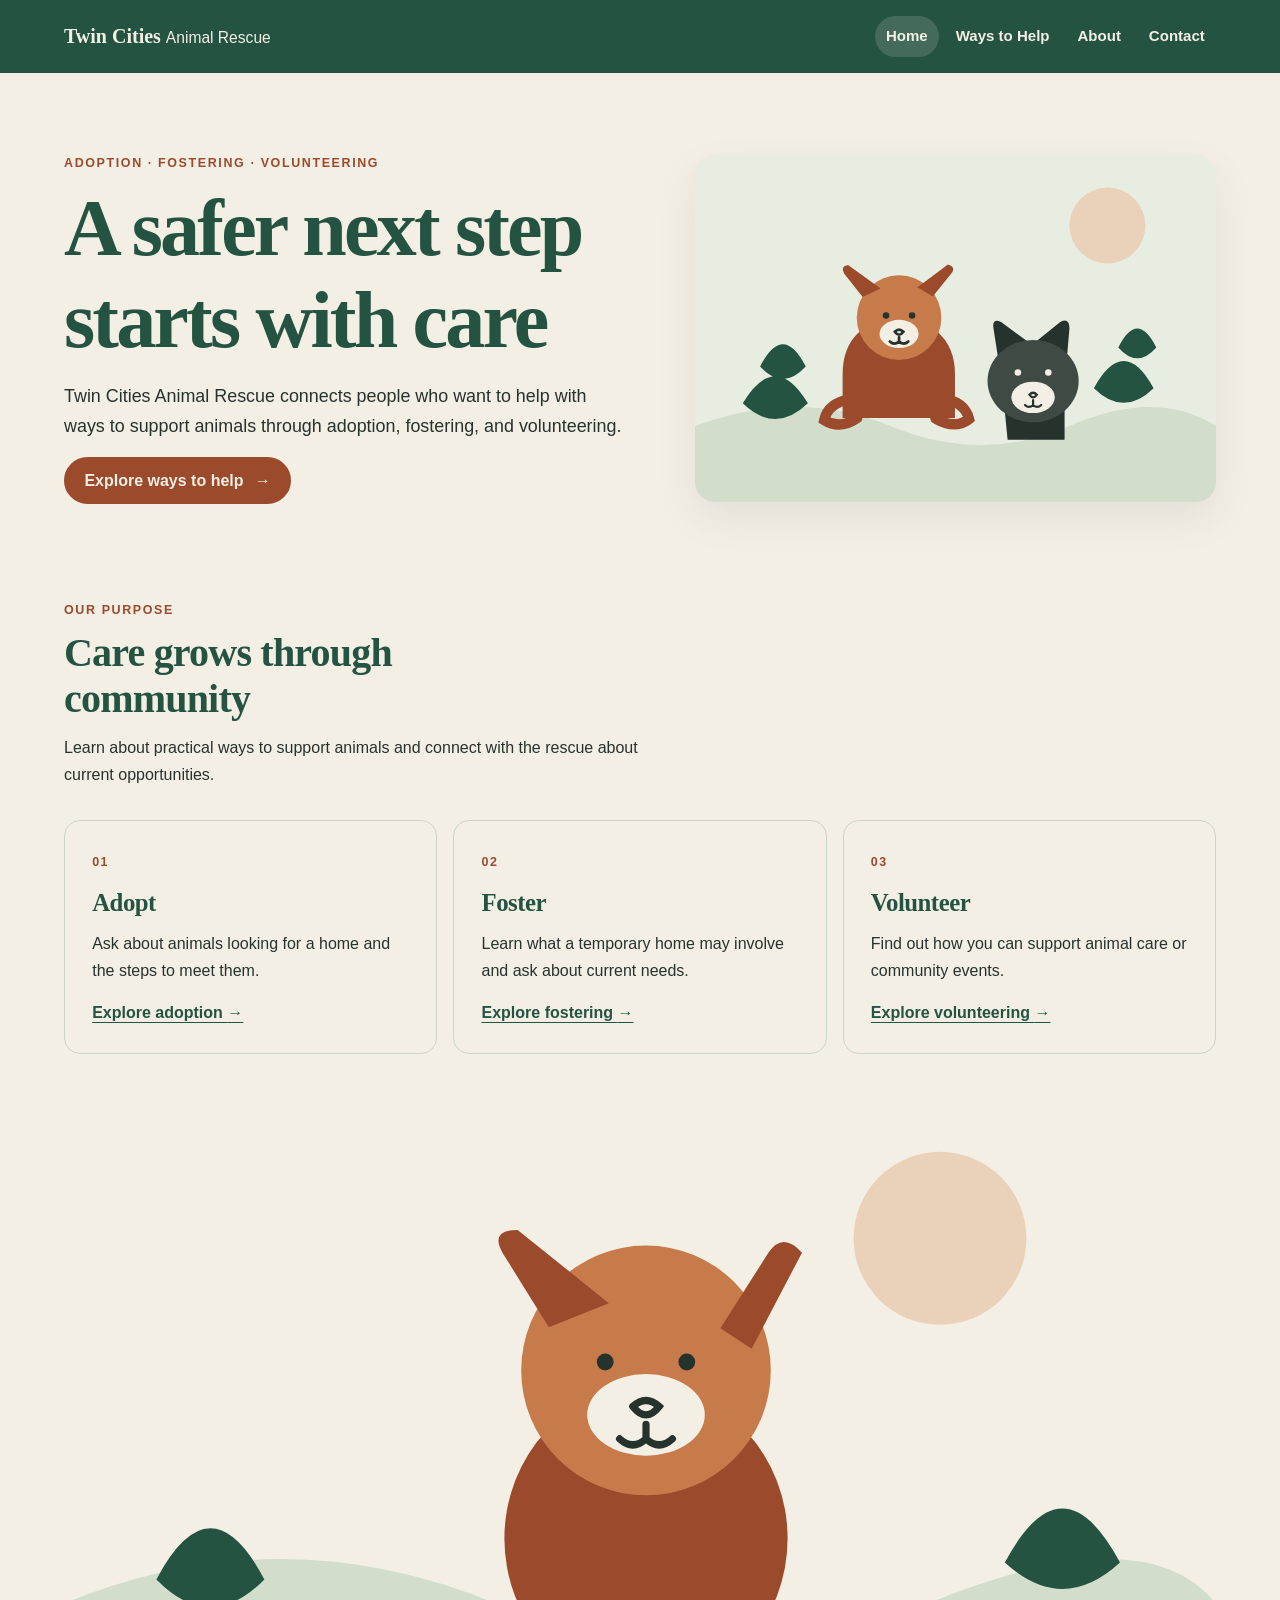
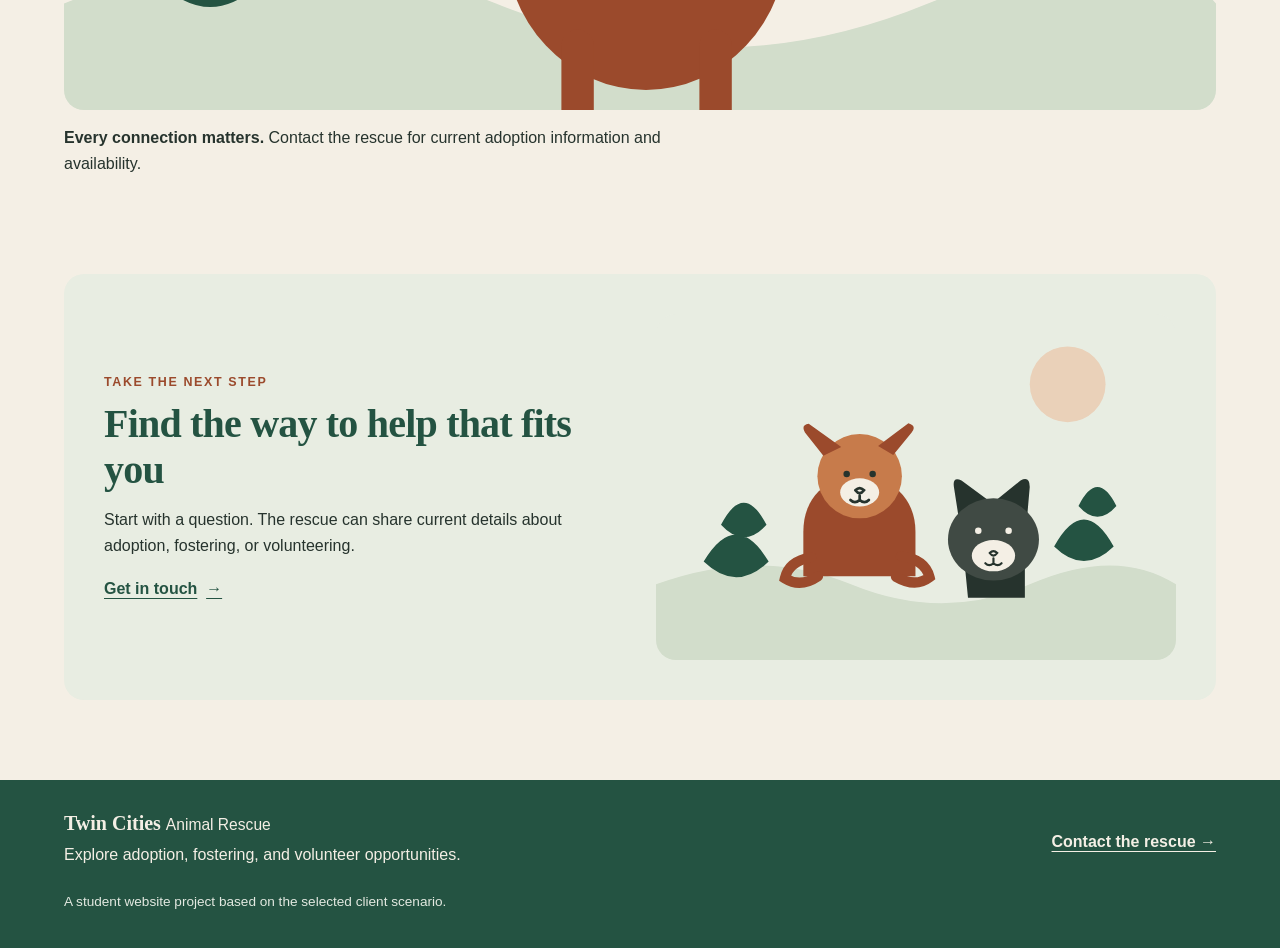
<file: index.html>
<!doctype html>
<html lang="en">
<head>
  <meta charset="utf-8">
  <meta name="viewport" content="width=device-width, initial-scale=1">
  <meta name="description" content="Explore adoption, fostering, and volunteer opportunities with Twin Cities Animal Rescue.">
  <title>Twin Cities Animal Rescue | Home</title>
  <link rel="stylesheet" href="styles.css">
</head>
<body>
  <a class="skip-link" href="#main-content">Skip to main content</a>
  <header class="site-header">
    <a class="site-brand" href="index.html" aria-label="Twin Cities Animal Rescue home">Twin Cities <span>Animal Rescue</span></a>
    <nav class="site-nav" aria-label="Main navigation"><ul>
      <li><a aria-current="page" href="index.html">Home</a></li>
      <li><a href="services.html">Ways to Help</a></li>
      <li><a href="about.html">About</a></li>
      <li><a href="contact.html">Contact</a></li>
    </ul></nav>
  </header>
  <main class="site-main" id="main-content">
    <section class="hero" aria-labelledby="welcome-heading">
      <div class="hero-copy">
        <p class="eyebrow">Adoption · Fostering · Volunteering</p>
        <h1 id="welcome-heading">A safer next step starts with care</h1>
        <p>Twin Cities Animal Rescue connects people who want to help with ways to support animals through adoption, fostering, and volunteering.</p>
        <a class="button" href="services.html">Explore ways to help <span aria-hidden="true">→</span></a>
      </div>
      <img class="hero-image" src="assets/rescue-hero.svg" alt="Illustration of a dog and cat sitting together in a garden">
    </section>
    <section class="intro-section" aria-labelledby="mission-heading">
      <p class="eyebrow">Our purpose</p>
      <h2 id="mission-heading">Care grows through community</h2>
      <p>Learn about practical ways to support animals and connect with the rescue about current opportunities.</p>
    </section>
    <section class="feature-grid" aria-label="Ways to get involved">
      <article class="feature-card"><span class="card-number">01</span><h2>Adopt</h2><p>Ask about animals looking for a home and the steps to meet them.</p><a href="services.html#adoption">Explore adoption <span aria-hidden="true">→</span></a></article>
      <article class="feature-card"><span class="card-number">02</span><h2>Foster</h2><p>Learn what a temporary home may involve and ask about current needs.</p><a href="services.html#foster">Explore fostering <span aria-hidden="true">→</span></a></article>
      <article class="feature-card"><span class="card-number">03</span><h2>Volunteer</h2><p>Find out how you can support animal care or community events.</p><a href="services.html#volunteer">Explore volunteering <span aria-hidden="true">→</span></a></article>
    </section>
    <figure class="spotlight">
      <img src="assets/rescue-spotlight.svg" alt="Illustration of a dog sitting outdoors">
      <figcaption><strong>Every connection matters.</strong> Contact the rescue for current adoption information and availability.</figcaption>
    </figure>
    <section class="responsive-feature" aria-labelledby="featured-heading">
      <div><p class="eyebrow">Take the next step</p><h2 id="featured-heading">Find the way to help that fits you</h2><p>Start with a question. The rescue can share current details about adoption, fostering, or volunteering.</p><a class="text-link" href="contact.html">Get in touch <span aria-hidden="true">→</span></a></div>
      <picture><source media="(min-width: 800px)" srcset="assets/rescue-feature-large.svg"><img src="assets/rescue-feature-small.svg" alt="Illustration of rescue animals in a garden" loading="lazy"></picture>
    </section>
  </main>
  <footer class="site-footer"><div><a class="site-brand" href="index.html">Twin Cities <span>Animal Rescue</span></a><p>Explore adoption, fostering, and volunteer opportunities.</p></div><a href="contact.html">Contact the rescue <span aria-hidden="true">→</span></a><p class="footer-note">A student website project based on the selected client scenario.</p></footer>
</body>
</html>
</file>
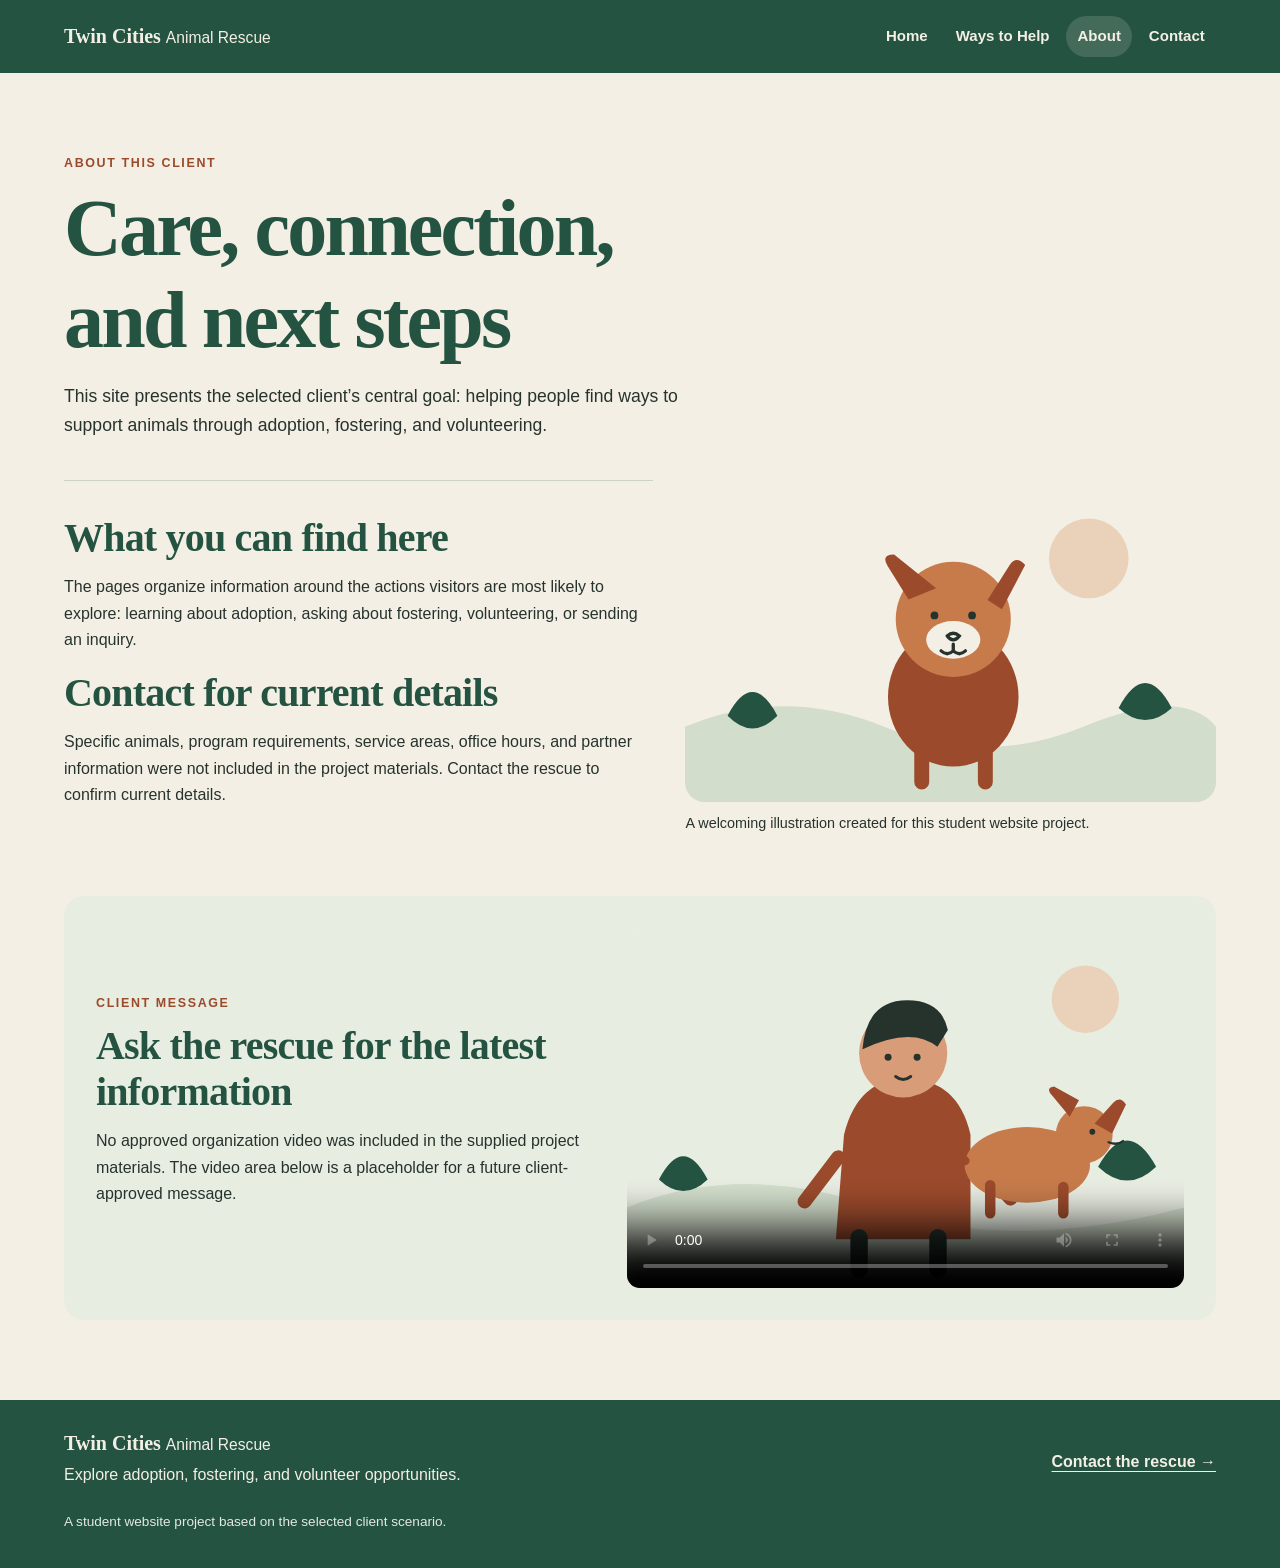
<file: about.html>
<!doctype html>
<html lang="en">
<head><meta charset="utf-8"><meta name="viewport" content="width=device-width, initial-scale=1"><meta name="description" content="About the Twin Cities Animal Rescue student website project."><title>Twin Cities Animal Rescue | About</title><link rel="stylesheet" href="styles.css"></head>
<body><a class="skip-link" href="#main-content">Skip to main content</a>
<header class="site-header"><a class="site-brand" href="index.html">Twin Cities <span>Animal Rescue</span></a><nav class="site-nav" aria-label="Main navigation"><ul><li><a href="index.html">Home</a></li><li><a href="services.html">Ways to Help</a></li><li><a aria-current="page" href="about.html">About</a></li><li><a href="contact.html">Contact</a></li></ul></nav></header>
<main class="site-main" id="main-content"><header class="page-heading"><p class="eyebrow">About this client</p><h1>Care, connection, and next steps</h1><p>This site presents the selected client’s central goal: helping people find ways to support animals through adoption, fostering, and volunteering.</p></header>
<section class="about-grid"><div class="content-section"><h2>What you can find here</h2><p>The pages organize information around the actions visitors are most likely to explore: learning about adoption, asking about fostering, volunteering, or sending an inquiry.</p><h2>Contact for current details</h2><p>Specific animals, program requirements, service areas, office hours, and partner information were not included in the project materials. Contact the rescue to confirm current details.</p></div><figure class="about-art"><img src="assets/rescue-spotlight.svg" alt="Illustration of a dog sitting in a garden"><figcaption>A welcoming illustration created for this student website project.</figcaption></figure></section>
<section class="media-note" aria-labelledby="media-heading"><div><p class="eyebrow">Client message</p><h2 id="media-heading">Ask the rescue for the latest information</h2><p>No approved organization video was included in the supplied project materials. The video area below is a placeholder for a future client-approved message.</p></div><video controls preload="none" poster="assets/video-poster.svg" aria-label="Placeholder for a client-approved rescue message"><p>Your browser cannot display this video. Please <a href="contact.html">contact the rescue</a> for current information.</p></video></section>
</main><footer class="site-footer"><div><a class="site-brand" href="index.html">Twin Cities <span>Animal Rescue</span></a><p>Explore adoption, fostering, and volunteer opportunities.</p></div><a href="contact.html">Contact the rescue <span aria-hidden="true">→</span></a><p class="footer-note">A student website project based on the selected client scenario.</p></footer></body></html>
</file>
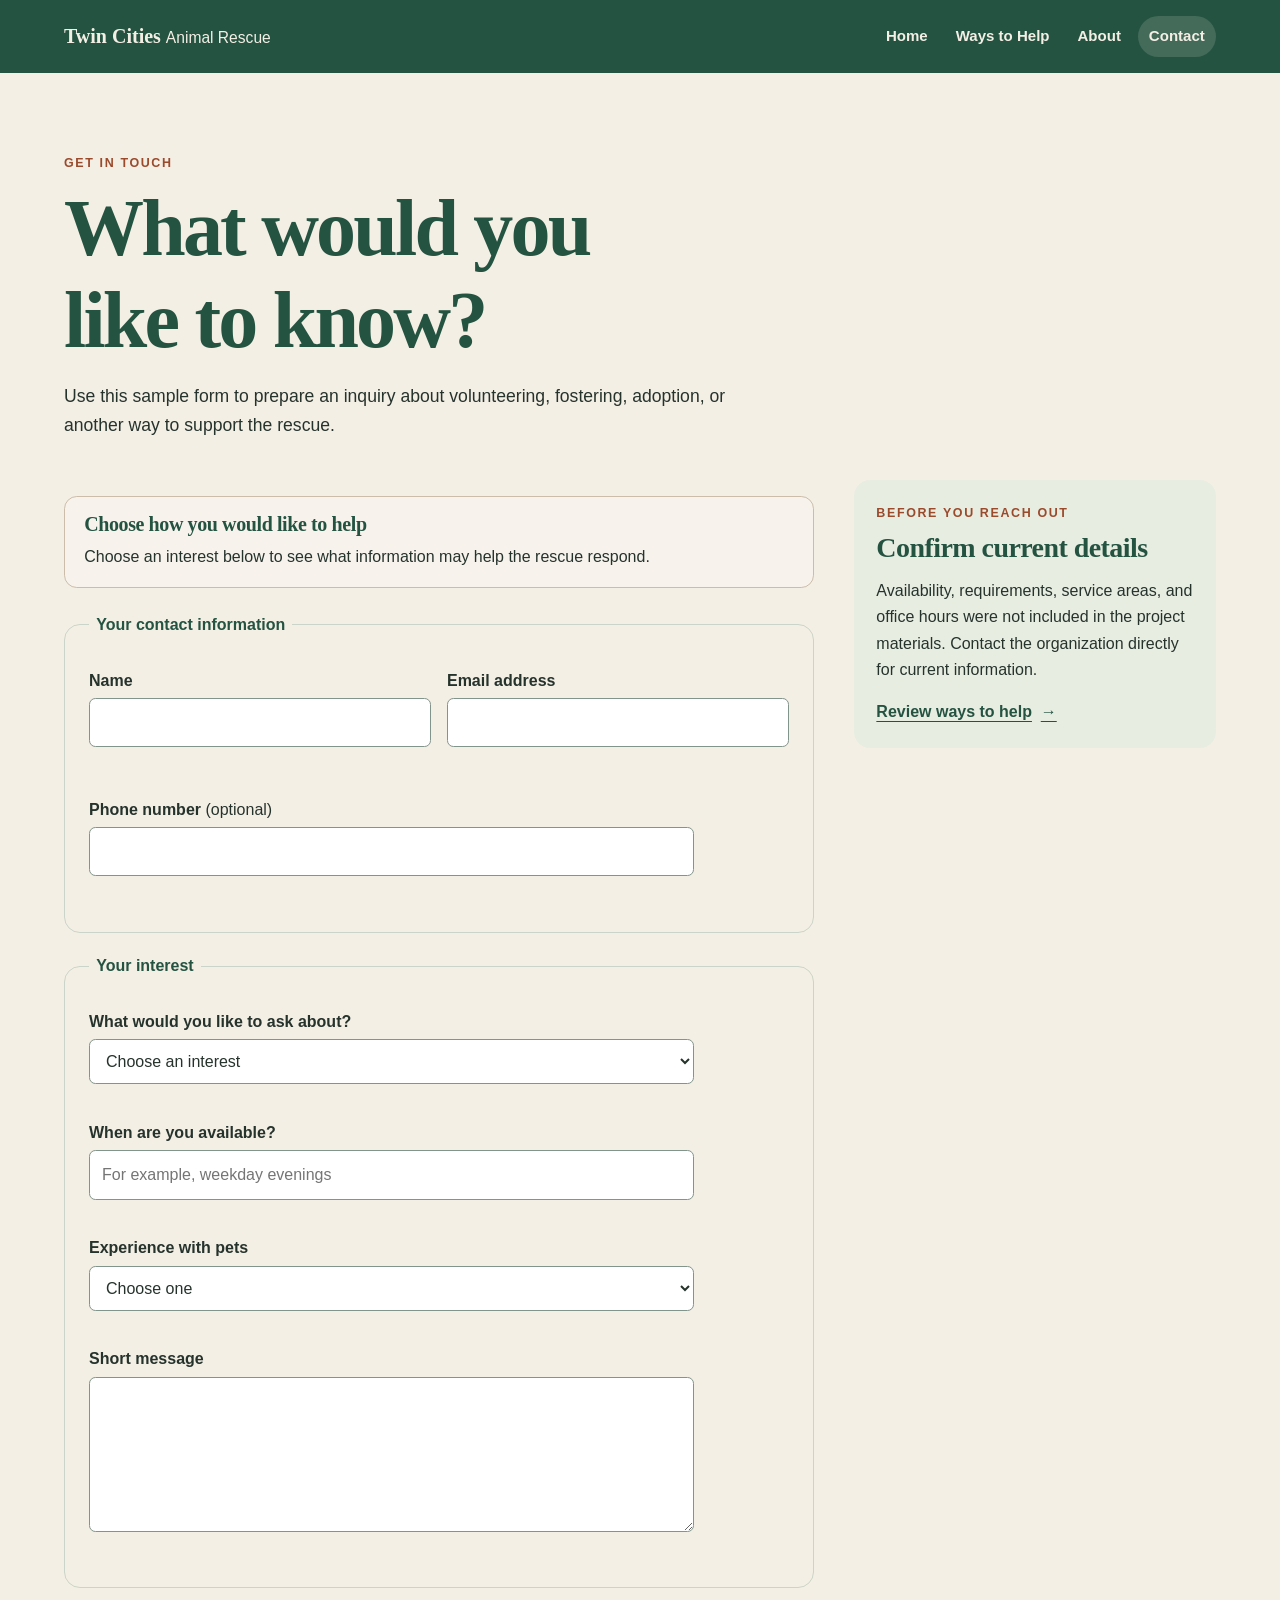
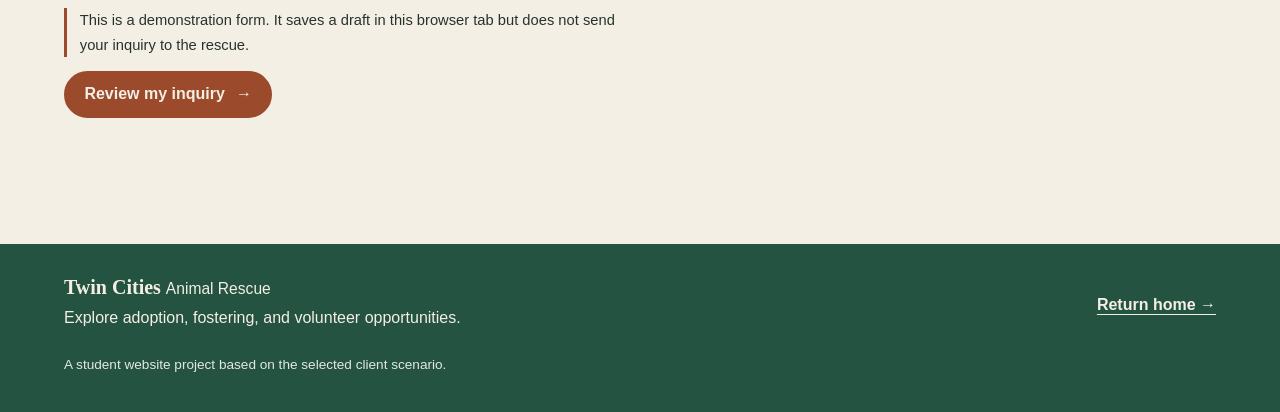
<file: contact.html>
<!doctype html>
<html lang="en">
<head>
  <meta charset="utf-8">
  <meta name="viewport" content="width=device-width, initial-scale=1">
  <meta name="description" content="Send an inquiry about adoption, fostering, or volunteering.">
  <title>Twin Cities Animal Rescue | Contact</title>
  <link rel="stylesheet" href="styles.css">
  <link rel="stylesheet" href="touchstone4.css">
</head>
<body>
  <a class="skip-link" href="#main-content">Skip to main content</a>
  <header class="site-header">
    <a class="site-brand" href="index.html">Twin Cities <span>Animal Rescue</span></a>
    <nav class="site-nav" aria-label="Main navigation">
      <ul>
        <li><a href="index.html">Home</a></li>
        <li><a href="services.html">Ways to Help</a></li>
        <li><a href="about.html">About</a></li>
        <li><a aria-current="page" href="contact.html">Contact</a></li>
      </ul>
    </nav>
  </header>
  <main class="site-main" id="main-content">
    <header class="page-heading">
      <p class="eyebrow">Get in touch</p>
      <h1>What would you like to know?</h1>
      <p>Use this sample form to prepare an inquiry about volunteering, fostering, adoption, or another way to support the rescue.</p>
    </header>
    <div class="contact-layout">
      <form class="contact-form" id="contact-form" novalidate>
        <section class="inquiry-guide" aria-labelledby="inquiry-guide-heading">
          <h2 id="inquiry-guide-heading">Choose how you would like to help</h2>
          <p id="interest-guidance" aria-live="polite">Choose an interest below to see what information may help the rescue respond.</p>
        </section>
        <fieldset>
          <legend>Your contact information</legend>
          <div class="form-grid">
            <p><label for="name">Name</label><input id="name" name="name" type="text" autocomplete="name" aria-describedby="name-error" required><small class="field-error" id="name-error"></small></p>
            <p><label for="email">Email address</label><input id="email" name="email" type="email" autocomplete="email" aria-describedby="email-error" required><small class="field-error" id="email-error"></small></p>
          </div>
          <p><label for="phone">Phone number <span>(optional)</span></label><input id="phone" name="phone" type="tel" autocomplete="tel" pattern="[0-9()+. -]{7,20}" title="Enter 7 to 20 digits, spaces, or phone punctuation." aria-describedby="phone-error"><small class="field-error" id="phone-error"></small></p>
        </fieldset>
        <fieldset>
          <legend>Your interest</legend>
          <p><label for="interest">What would you like to ask about?</label><select id="interest" name="interest" aria-describedby="interest-error" required><option value="">Choose an interest</option><option value="volunteer">Volunteering</option><option value="foster">Fostering</option><option value="adoption">Adoption information</option><option value="other">Other</option></select><small class="field-error" id="interest-error"></small></p>
          <p><label for="availability">When are you available?</label><input id="availability" name="availability" type="text" placeholder="For example, weekday evenings" aria-describedby="availability-error" required><small class="field-error" id="availability-error"></small></p>
          <p><label for="experience">Experience with pets</label><select id="experience" name="experience" aria-describedby="experience-error" required><option value="">Choose one</option><option value="new">I am new to pet care</option><option value="some">I have some pet-care experience</option><option value="experienced">I have extensive pet-care experience</option></select><small class="field-error" id="experience-error"></small></p>
          <p><label for="message">Short message</label><textarea id="message" name="message" rows="5" aria-describedby="message-error" required></textarea><small class="field-error" id="message-error"></small></p>
        </fieldset>
        <p class="form-note">This is a demonstration form. It saves a draft in this browser tab but does not send your inquiry to the rescue.</p>
        <button type="submit">Review my inquiry <span aria-hidden="true">→</span></button>
        <p class="form-status" id="form-status" role="status" aria-live="polite"></p>
        <section class="inquiry-summary" id="inquiry-summary" aria-live="polite" hidden>
          <h2>Inquiry preview</h2>
          <p id="summary-text"></p>
        </section>
      </form>
      <aside class="contact-aside">
        <p class="eyebrow">Before you reach out</p>
        <h2>Confirm current details</h2>
        <p>Availability, requirements, service areas, and office hours were not included in the project materials. Contact the organization directly for current information.</p>
        <a class="text-link" href="services.html">Review ways to help <span aria-hidden="true">→</span></a>
      </aside>
    </div>
  </main>
  <footer class="site-footer">
    <div><a class="site-brand" href="index.html">Twin Cities <span>Animal Rescue</span></a><p>Explore adoption, fostering, and volunteer opportunities.</p></div>
    <a href="index.html">Return home <span aria-hidden="true">→</span></a>
    <p class="footer-note">A student website project based on the selected client scenario.</p>
  </footer>
  <script src="script.js" defer></script>
</body>
</html>
</file>
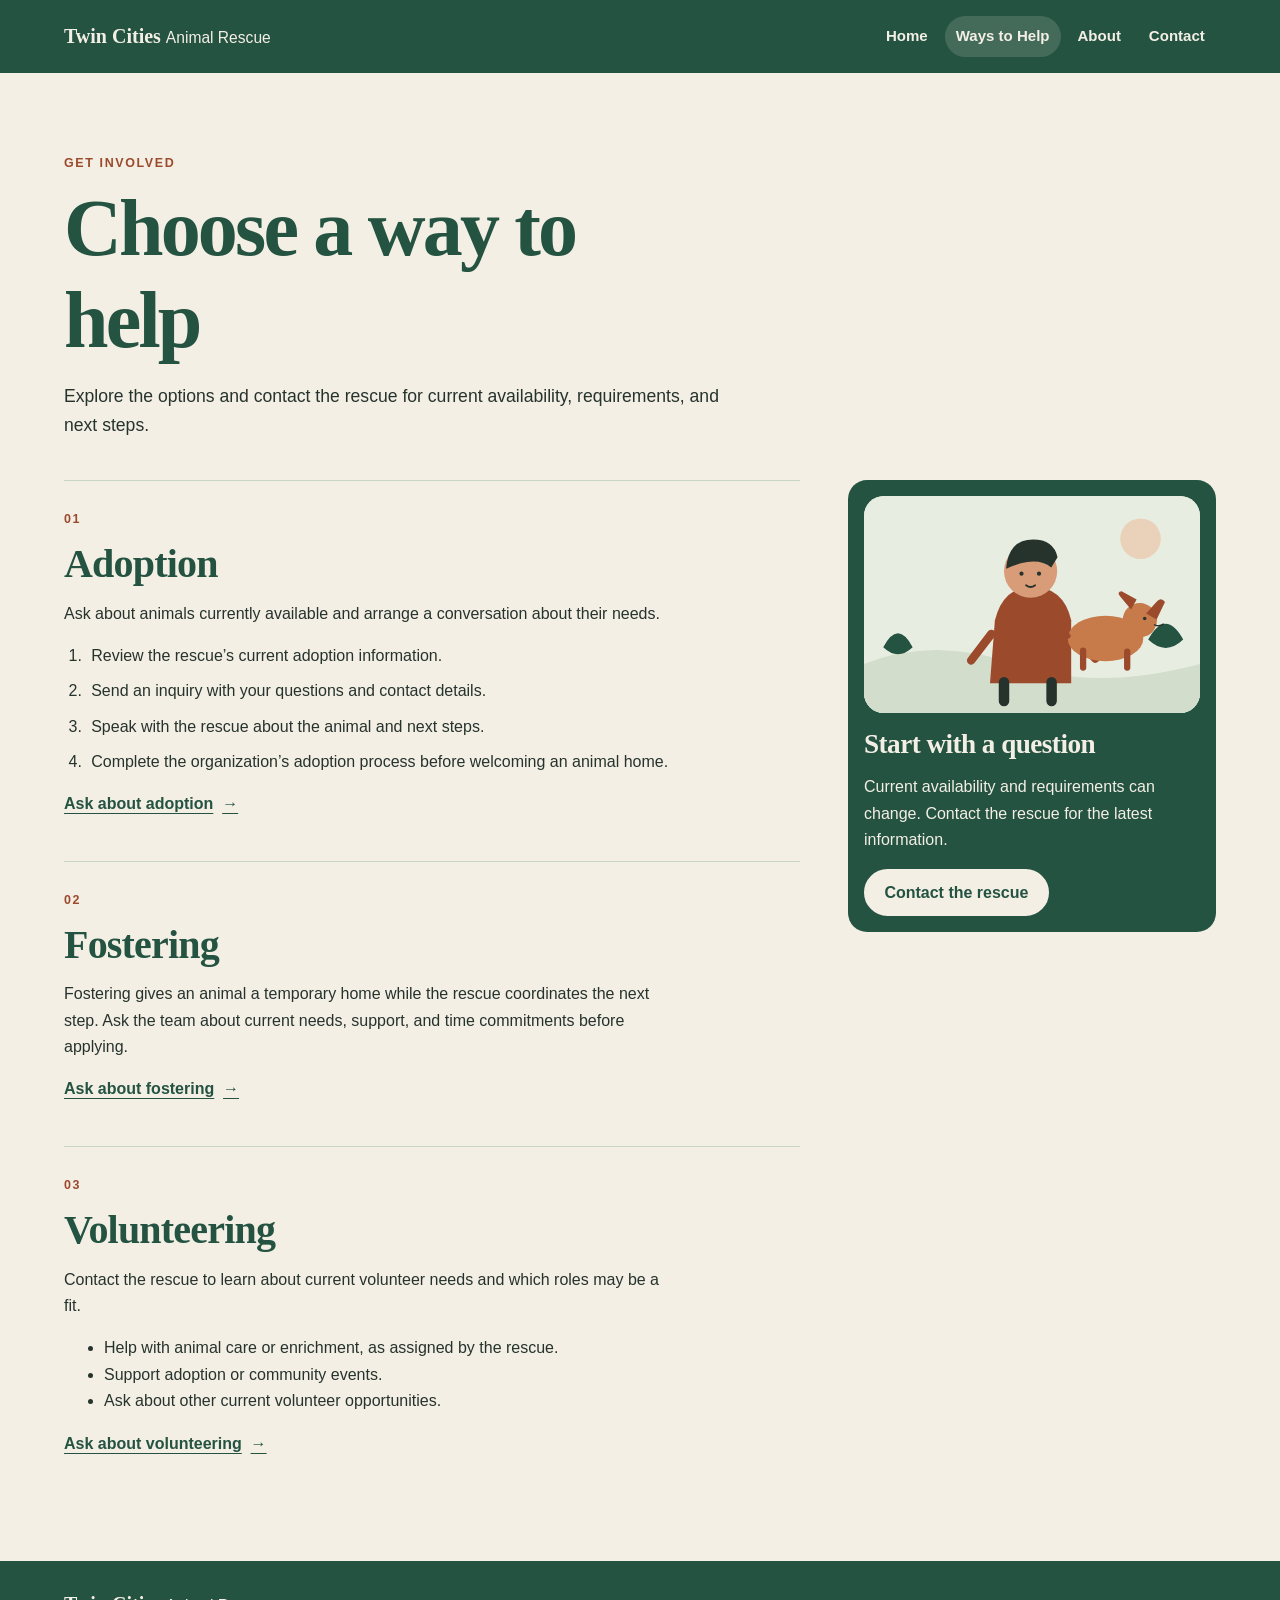
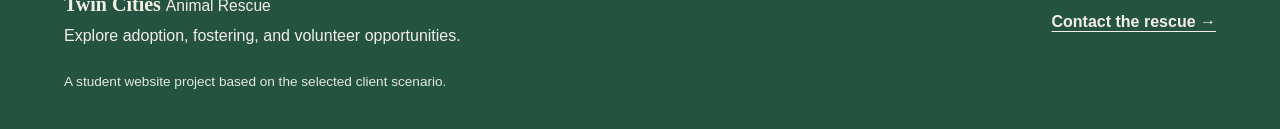
<file: services.html>
<!doctype html>
<html lang="en">
<head><meta charset="utf-8"><meta name="viewport" content="width=device-width, initial-scale=1"><meta name="description" content="Learn about adoption, fostering, and volunteering."><title>Twin Cities Animal Rescue | Ways to Help</title><link rel="stylesheet" href="styles.css"></head>
<body><a class="skip-link" href="#main-content">Skip to main content</a>
<header class="site-header"><a class="site-brand" href="index.html">Twin Cities <span>Animal Rescue</span></a><nav class="site-nav" aria-label="Main navigation"><ul><li><a href="index.html">Home</a></li><li><a aria-current="page" href="services.html">Ways to Help</a></li><li><a href="about.html">About</a></li><li><a href="contact.html">Contact</a></li></ul></nav></header>
<main class="site-main" id="main-content"><header class="page-heading"><p class="eyebrow">Get involved</p><h1>Choose a way to help</h1><p>Explore the options and contact the rescue for current availability, requirements, and next steps.</p></header>
<div class="service-layout"><div class="service-list">
<section class="content-section" id="adoption"><span class="card-number">01</span><h2>Adoption</h2><p>Ask about animals currently available and arrange a conversation about their needs.</p><ol class="steps"><li>Review the rescue’s current adoption information.</li><li>Send an inquiry with your questions and contact details.</li><li>Speak with the rescue about the animal and next steps.</li><li>Complete the organization’s adoption process before welcoming an animal home.</li></ol><a class="text-link" href="contact.html">Ask about adoption <span aria-hidden="true">→</span></a></section>
<section class="content-section" id="foster"><span class="card-number">02</span><h2>Fostering</h2><p>Fostering gives an animal a temporary home while the rescue coordinates the next step. Ask the team about current needs, support, and time commitments before applying.</p><a class="text-link" href="contact.html">Ask about fostering <span aria-hidden="true">→</span></a></section>
<section class="content-section" id="volunteer"><span class="card-number">03</span><h2>Volunteering</h2><p>Contact the rescue to learn about current volunteer needs and which roles may be a fit.</p><ul><li>Help with animal care or enrichment, as assigned by the rescue.</li><li>Support adoption or community events.</li><li>Ask about other current volunteer opportunities.</li></ul><a class="text-link" href="contact.html">Ask about volunteering <span aria-hidden="true">→</span></a></section>
</div><aside class="side-panel"><img src="assets/rescue-volunteer.svg" alt="Illustration of a volunteer sitting with a dog outdoors" loading="lazy"><h2>Start with a question</h2><p>Current availability and requirements can change. Contact the rescue for the latest information.</p><a class="button button-light" href="contact.html">Contact the rescue</a></aside></div>
</main><footer class="site-footer"><div><a class="site-brand" href="index.html">Twin Cities <span>Animal Rescue</span></a><p>Explore adoption, fostering, and volunteer opportunities.</p></div><a href="contact.html">Contact the rescue <span aria-hidden="true">→</span></a><p class="footer-note">A student website project based on the selected client scenario.</p></footer></body></html>
</file>
<file: styles.css>
/* Twin Cities Animal Rescue | Touchstone 3 visual design */
:root{color-scheme:light;--forest:#245342;--clay:#9b4a2c;--paper:#f4efe5;--ink:#26332d;--sage:#e8ede2;--line:#cbd4c8;--content:72rem}
*{box-sizing:border-box}html{scroll-behavior:smooth}body{margin:0;background:var(--paper);color:var(--ink);font:1rem/1.65 Arial,Helvetica,sans-serif}h1,h2,h3,.site-brand{font-family:Georgia,"Times New Roman",serif;line-height:1.15;color:var(--forest)}h1{font-size:clamp(2.5rem,8vw,5rem);letter-spacing:-.035em;margin:.25rem 0 1rem;max-width:13ch}h2{font-size:clamp(1.7rem,4vw,2.5rem);letter-spacing:-.02em;margin:0 0 .85rem}p{max-width:68ch;margin:.6rem 0 1rem}a{color:var(--forest);text-underline-offset:.22em}a:hover{color:var(--clay)}a:focus-visible,button:focus-visible,input:focus-visible,select:focus-visible,textarea:focus-visible{outline:3px solid var(--clay);outline-offset:3px}
.skip-link{position:absolute;z-index:20;left:1rem;top:-5rem;padding:.7rem 1rem;background:var(--paper);color:var(--ink)}.skip-link:focus{top:1rem}
.site-header{display:flex;align-items:center;justify-content:space-between;flex-wrap:wrap;gap:.8rem 2rem;padding:1rem max(1rem,calc((100% - var(--content))/2));background:var(--forest);color:var(--paper)}.site-brand{display:inline-block;color:var(--paper);font-weight:700;font-size:1.25rem;text-decoration:none;white-space:nowrap}.site-brand span{font-family:Arial,Helvetica,sans-serif;font-size:.78em;font-weight:400}.site-brand:hover{color:var(--paper)}.site-nav ul{display:flex;flex-wrap:wrap;gap:.3rem .35rem;list-style:none;padding:0;margin:0}.site-nav a{display:inline-block;padding:.5rem .7rem;color:var(--paper);font-size:.94rem;font-weight:700;text-decoration:none;border-radius:999px}.site-nav a:hover,.site-nav a:focus-visible,.site-nav a[aria-current=page]{background:rgba(244,239,229,.15);color:var(--paper)}
.site-main{width:min(100% - 2rem,var(--content));margin-inline:auto;padding-block:clamp(2rem,6vw,5rem)}.eyebrow{color:var(--clay);font-size:.78rem;font-weight:700;letter-spacing:.13em;text-transform:uppercase;margin:0 0 .55rem}.hero{display:grid;align-items:center;gap:2rem;margin-bottom:clamp(3rem,8vw,6rem)}.hero-copy{max-width:39rem}.hero-copy>p:not(.eyebrow){font-size:1.12rem;max-width:57ch}.hero-image,.spotlight img,.responsive-feature img,.side-panel img,.about-art img{display:block;width:100%;height:auto;border-radius:1.25rem}.hero-image{background:var(--sage);box-shadow:0 1rem 2.5rem rgba(38,51,45,.08)}.button,button{display:inline-flex;align-items:center;gap:.7rem;border:2px solid var(--clay);border-radius:999px;padding:.78rem 1.15rem;background:var(--clay);color:var(--paper);font:700 1rem Arial,Helvetica,sans-serif;text-decoration:none;cursor:pointer}.button:hover,button:hover{background:var(--forest);border-color:var(--forest);color:var(--paper)}.button-light{background:var(--paper);border-color:var(--paper);color:var(--forest)}.button-light:hover{background:var(--paper);border-color:var(--paper);color:var(--forest)}.text-link{display:inline-flex;gap:.55rem;align-items:center;font-weight:700}.intro-section{max-width:46rem;margin-bottom:2rem}.intro-section h2{max-width:18ch}.feature-grid{display:grid;gap:1rem}.feature-card{position:relative;padding:1.4rem;border:1px solid var(--line);border-radius:1rem;background:var(--paper)}.feature-card h2{font-size:1.55rem;margin-top:.9rem}.feature-card p{min-height:3.2em}.feature-card a{font-weight:700}.card-number{display:inline-block;color:var(--clay);font-size:.78rem;font-weight:700;letter-spacing:.12em}.spotlight{margin:clamp(3rem,8vw,6rem) 0}.spotlight img{max-height:35rem;object-fit:cover;background:var(--sage)}.spotlight figcaption{margin-top:.9rem;max-width:70ch}.responsive-feature{display:grid;align-items:center;gap:1.5rem;padding:1.25rem;border-radius:1.25rem;background:var(--sage)}.responsive-feature img{max-height:25rem;object-fit:cover}.responsive-feature picture{order:-1}
.page-heading{max-width:52rem;margin-bottom:2.5rem}.page-heading h1{max-width:16ch}.page-heading>p:last-child{font-size:1.1rem}.service-layout{display:grid;gap:2rem;align-items:start}.service-list{display:grid;gap:1.2rem}.content-section{padding:1.5rem 0;border-top:1px solid var(--line)}.content-section h2{margin-top:.6rem}.steps{padding-left:1.4rem}.steps li{padding-left:.3rem;margin:.55rem 0}.side-panel{padding:1rem;border-radius:1.2rem;background:var(--forest);color:var(--paper)}.side-panel h2{margin-top:1rem;color:var(--paper);font-size:1.7rem}.side-panel p{color:var(--paper)}.side-panel img{margin-bottom:1rem;background:var(--sage)}.about-grid{display:grid;gap:2rem;align-items:center}.about-art{margin:0}.about-art img{background:var(--sage)}.about-art figcaption{font-size:.9rem;margin-top:.65rem}.media-note{display:grid;gap:1.5rem;align-items:center;margin-top:3rem;padding:1.25rem;border-radius:1.25rem;background:var(--sage)}.media-note video{display:block;width:100%;min-height:14rem;border-radius:.8rem;background:#d2ddcb;object-fit:cover}.media-note video[poster]{background:var(--sage)}
.contact-layout{display:grid;gap:2.5rem;align-items:start}.contact-form{max-width:100%}.contact-form fieldset{margin:0 0 1.25rem;padding:1rem clamp(1rem,3vw,1.5rem) 1.25rem;border:1px solid var(--line);border-radius:1rem;background:var(--paper)}.contact-form legend{padding:0 .45rem;color:var(--forest);font-weight:700}.form-grid{display:grid;gap:0 1rem}.contact-form p{margin:.85rem 0}.contact-form label{display:block;margin-bottom:.25rem;font-weight:700}.contact-form label span{font-weight:400}.contact-form input,.contact-form select,.contact-form textarea{display:block;width:100%;min-height:2.8rem;padding:.65rem .75rem;border:1px solid #82958b;border-radius:.4rem;background:white;color:var(--ink);font:inherit}.contact-form textarea{min-height:8rem;resize:vertical}.form-note{padding-left:.8rem;border-left:3px solid var(--clay);font-size:.92rem}.contact-aside{padding:1.4rem;border-radius:1rem;background:var(--sage)}.contact-aside h2{font-size:1.75rem}.site-footer{display:grid;gap:1rem;align-items:center;padding:2rem max(1rem,calc((100% - var(--content))/2));background:var(--forest);color:var(--paper)}.site-footer .site-brand{color:var(--paper)}.site-footer p{margin:.2rem 0}.site-footer>a{color:var(--paper);font-weight:700}.site-footer>a:hover{color:var(--paper)}.footer-note{font-size:.85rem;color:#e3e9e1}
@media(min-width:48rem){.hero{grid-template-columns:minmax(0,1fr) minmax(18rem,.92fr);gap:3rem}.feature-grid{grid-template-columns:repeat(3,minmax(0,1fr))}.responsive-feature{grid-template-columns:1fr 1fr;gap:2rem;padding:2rem}.responsive-feature picture{order:initial}.service-layout{grid-template-columns:minmax(0,1.4fr) minmax(16rem,.7fr);gap:3rem}.side-panel{position:sticky;top:1.5rem}.about-grid{grid-template-columns:1fr .9fr}.media-note{grid-template-columns:1fr 1.1fr;padding:2rem}.form-grid{grid-template-columns:1fr 1fr}.contact-layout{grid-template-columns:minmax(0,1.45fr) minmax(15rem,.7fr)}.site-footer{grid-template-columns:1fr auto}.footer-note{grid-column:1/-1}}
@media(min-width:64rem){.site-main{padding-block:5rem}.hero{gap:4rem}.feature-card{padding:1.7rem}.responsive-feature{padding:2.5rem}}
@media(prefers-reduced-motion:reduce){html{scroll-behavior:auto}*,*::before,*::after{animation-duration:.01ms!important;animation-iteration-count:1!important;transition-duration:.01ms!important}}
</file>
<file: touchstone4.css>
/* Additive styles for Touchstone 4; styles.css remains unchanged. */
.inquiry-guide,
.inquiry-summary {
  margin: 1rem 0 1.5rem;
  padding: 1rem 1.2rem;
  border: 1px solid #cbbda9;
  border-radius: 0.8rem;
  background: #f7f3ec;
}
.inquiry-guide h2,
.inquiry-summary h2 { margin: 0 0 0.5rem; font-size: 1.25rem; }
.inquiry-guide p,
.inquiry-summary p { margin: 0; }
.contact-form .field-error { display: block; min-height: 1.35em; margin-top: 0.15rem; color: #8b2e22; font-size: 0.92rem; font-weight: 700; }
.contact-form [aria-invalid="true"] { border: 2px solid #8b2e22; }
.contact-form .form-status { min-height: 1.5em; margin: 0.7rem 0; font-weight: 700; }
.contact-form .inquiry-summary[hidden] { display: none; }
</file>
